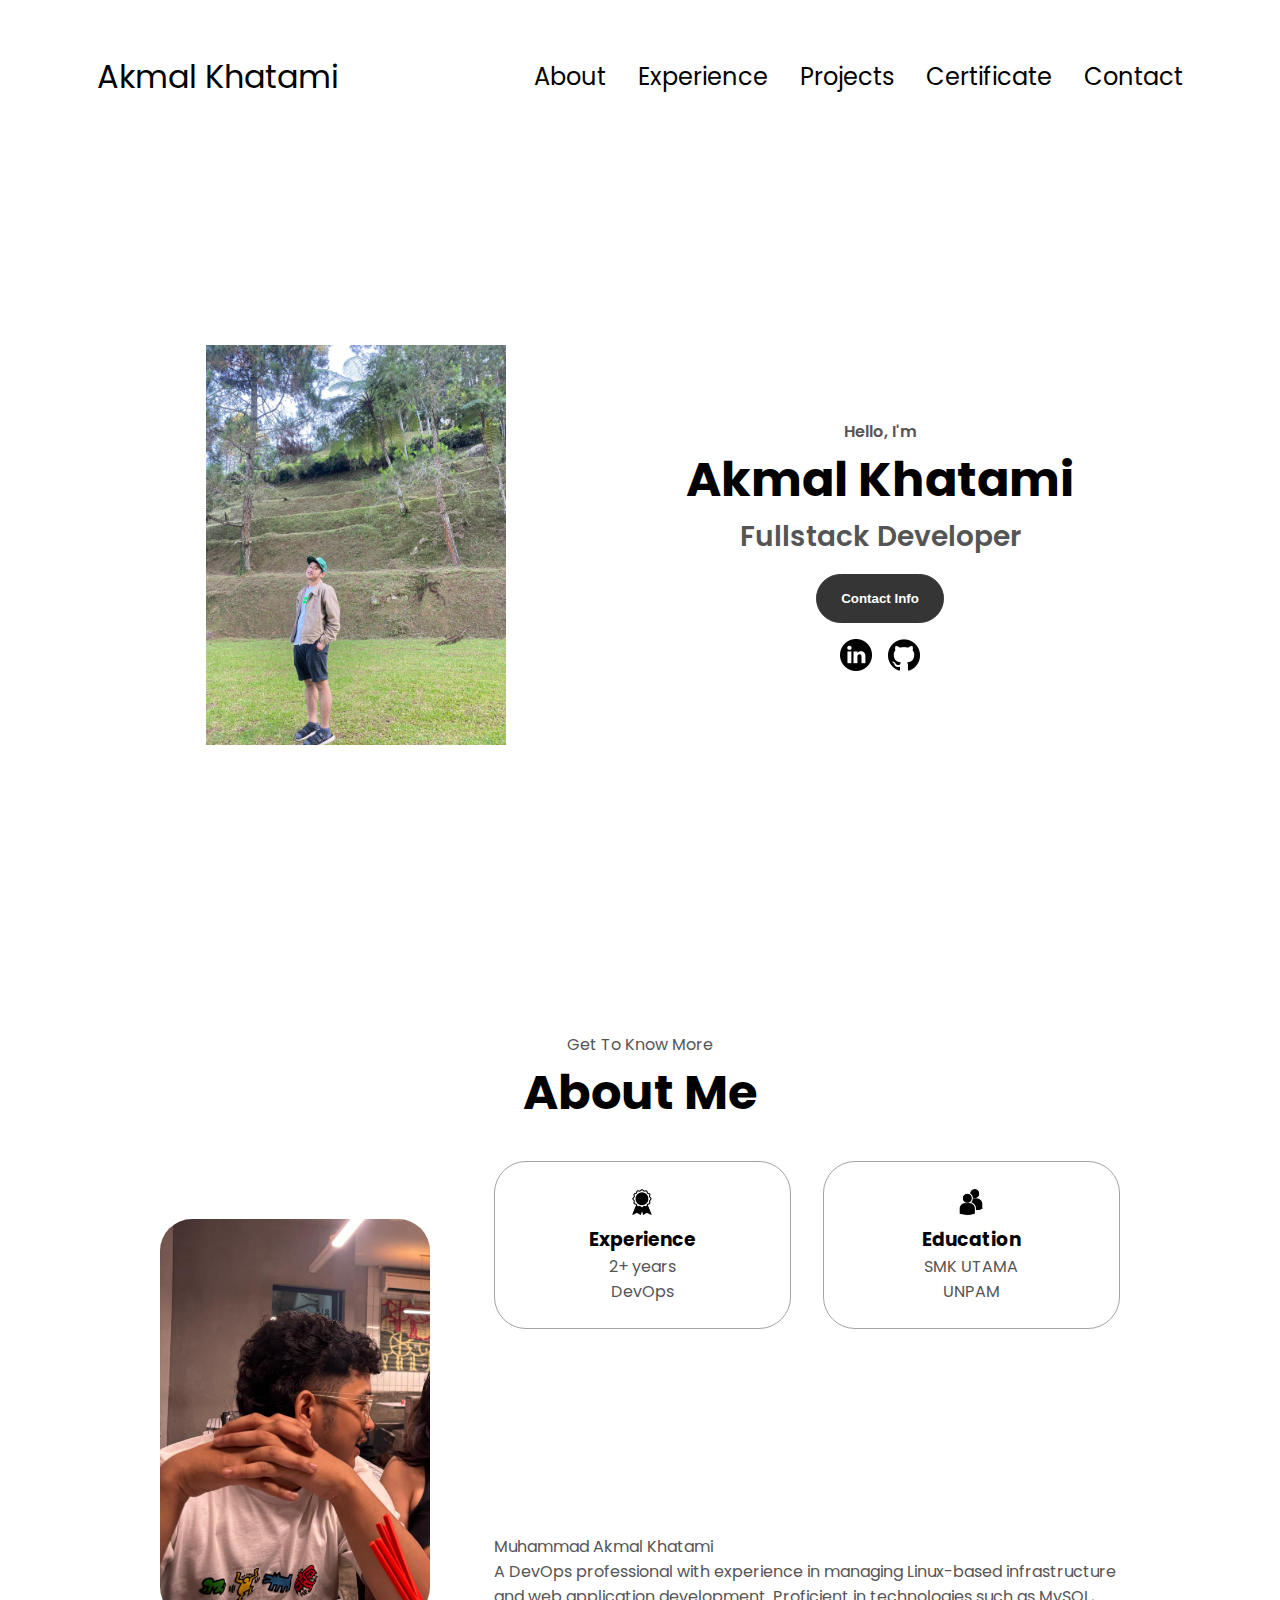
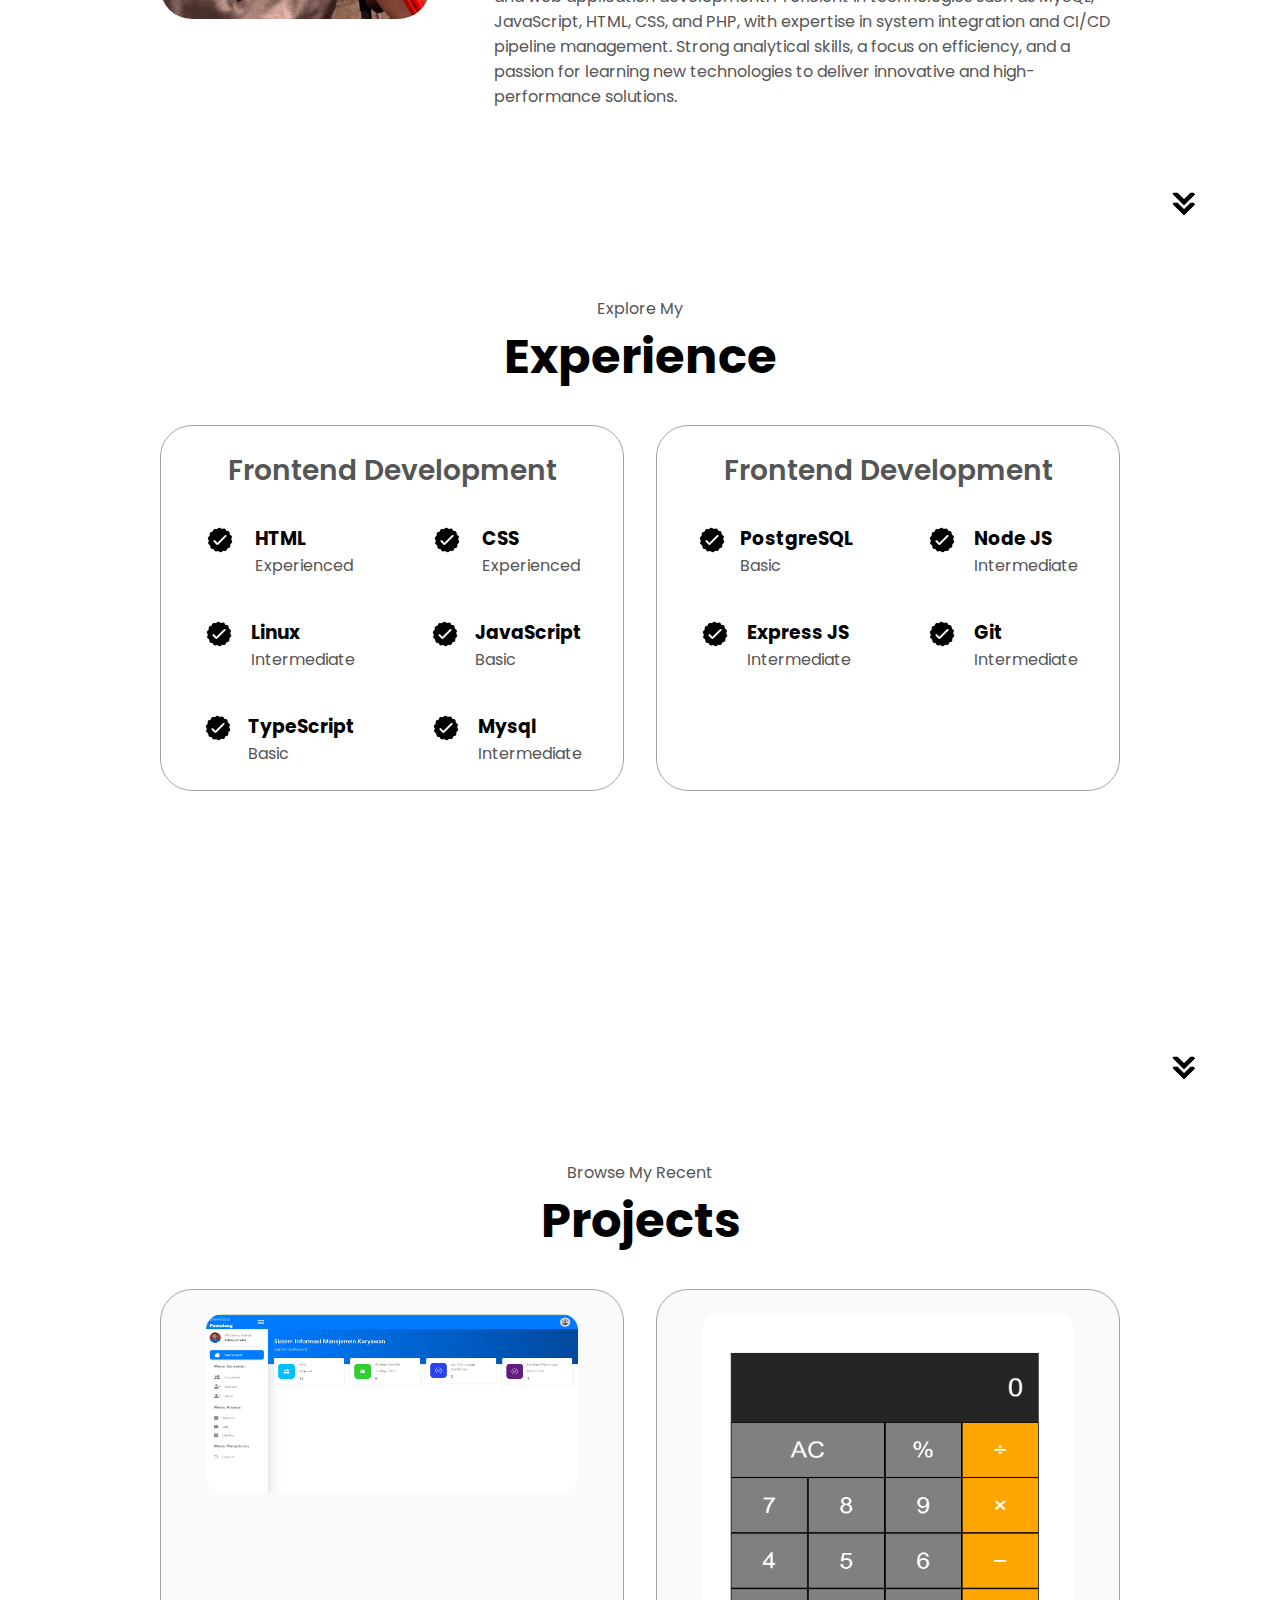
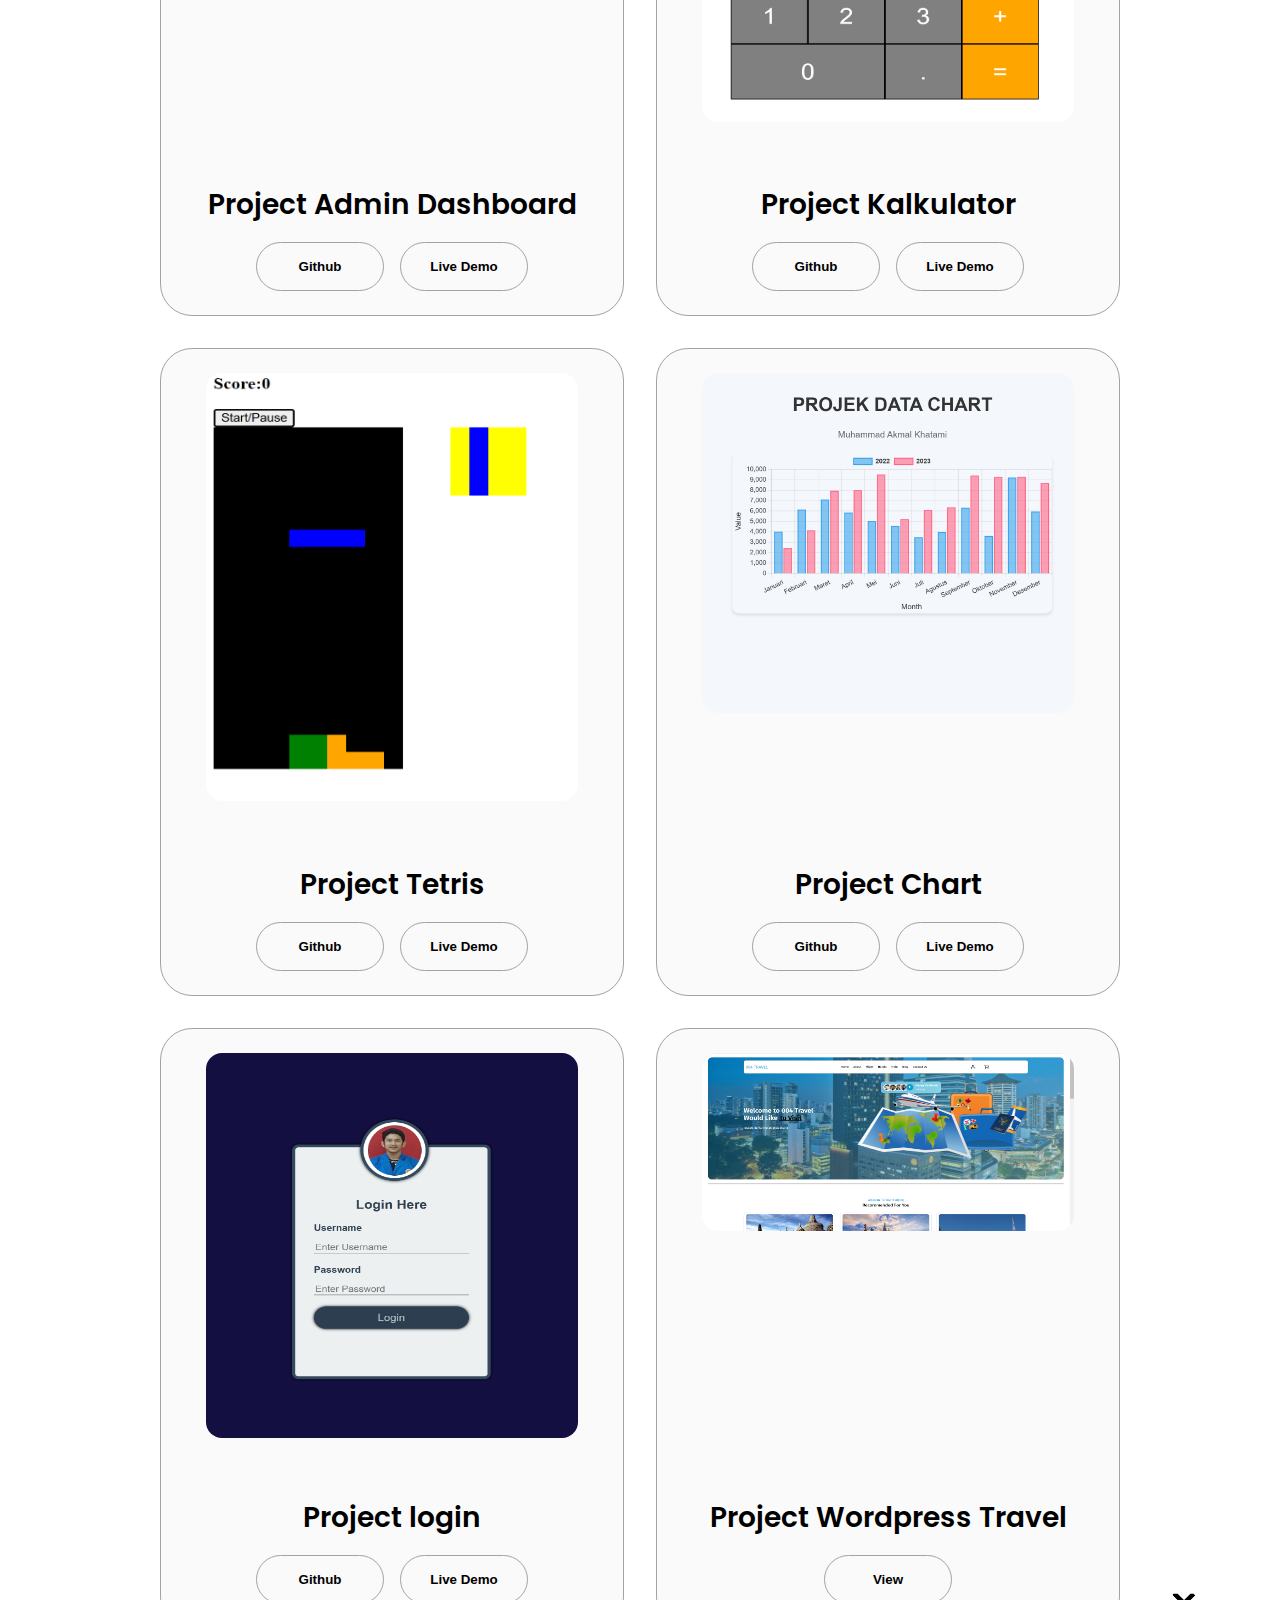
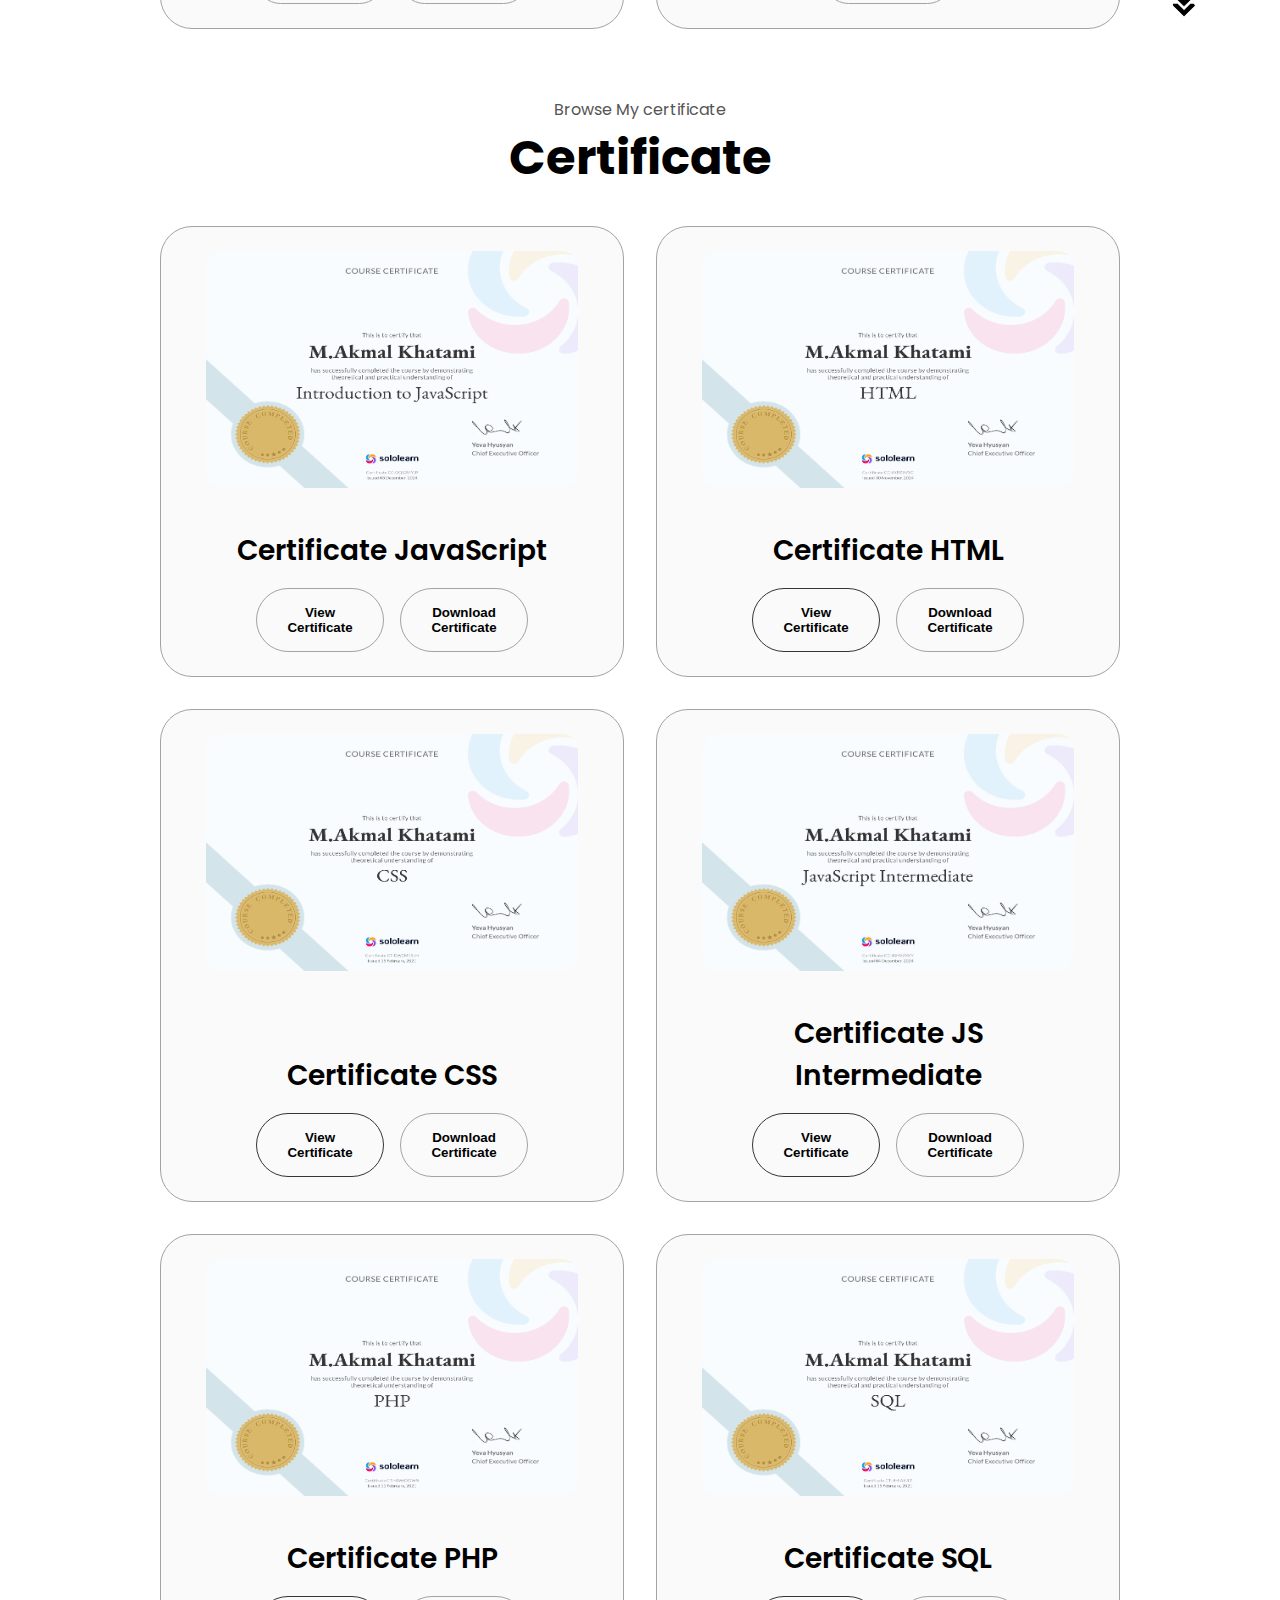
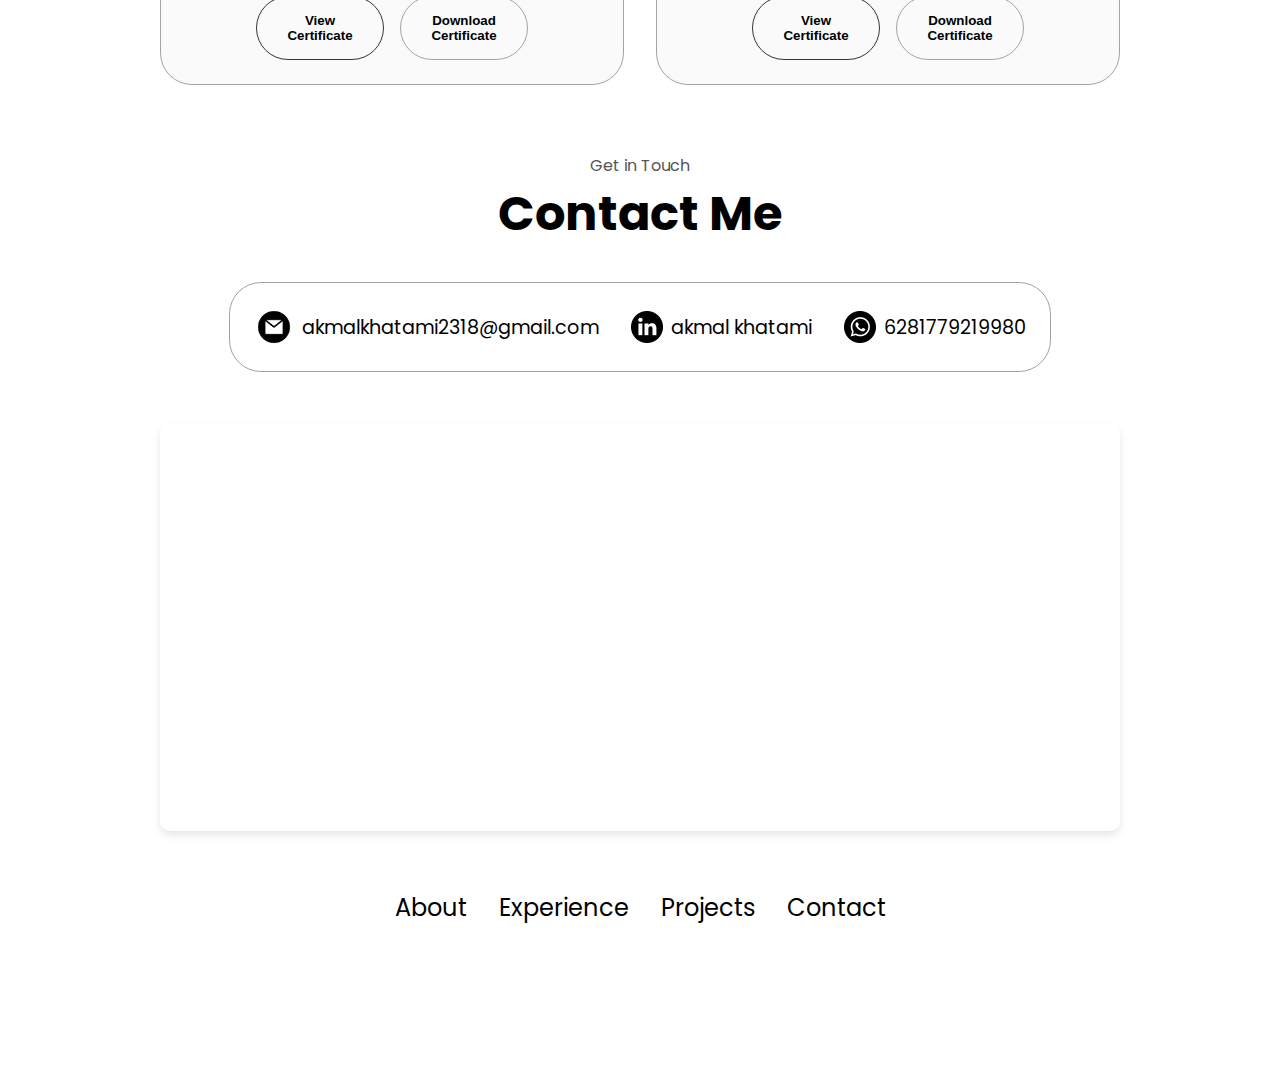
<file: index.html>
<!DOCTYPE html>
<html lang="en">
  <head>
    <meta charset="UTF-8" />
    <meta http-equiv="X-UA-Compatible" content="IE=edge" />
    <meta name="viewport" content="width=device-width, initial-scale=1.0" />
    <title>My Portfolio</title>
    <link rel="stylesheet" href="style.css" />
    <link rel="stylesheet" href="mediaqueries.css" />
  </head>
  <body>
    <nav id="desktop-nav">
      <div class="logo">Akmal Khatami</div>
      <div>
        <ul class="nav-links">
          <li><a href="#about">About</a></li>
          <li><a href="#experience">Experience</a></li>
          <li><a href="#projects">Projects</a></li>
          <li><a href="#certificate">Certificate</a></li>
          <li><a href="#contact">Contact</a></li>
        </ul>
      </div>
    </nav>
    <nav id="hamburger-nav">
      <div class="logo">Akmal Khatami</div>
      <div class="hamburger-menu">
        <div class="hamburger-icon" onclick="toggleMenu()">
          <span></span>
          <span></span>
          <span></span>
        </div>
        <div class="menu-links">
          <li><a href="#about" onclick="toggleMenu()">About</a></li>
          <li><a href="#experience" onclick="toggleMenu()">Experience</a></li>
          <li><a href="#projects" onclick="toggleMenu()">Projects</a></li>
          <li><a href="#contact" onclick="toggleMenu()">Contact</a></li>
        </div>
      </div>
    </nav>
    <section id="profile">
      <div class="section__pic-container">
        <img src="./assets/akmalll.jpg" alt="Akmal Khatami profile picture" />
      </div>
      <div class="section__text">
        <p class="section__text__p1">Hello, I'm</p>
        <h1 class="title">Akmal Khatami</h1>
        <p class="section__text__p2">Fullstack Developer</p>
        <div class="btn-container">
          
          <button class="btn btn-color-1" onclick="location.href='https://wa.me/6281779219980'">
            Contact Info
          </button>
        </div>
        <div id="socials-container">
          <img
            src="./assets/linkedin.png"
            alt="My LinkedIn profile"
            class="icon"
            onclick="location.href='https://www.linkedin.com/in/akmal-khatami-025a16243/'"
          />
          <img
            src="./assets/github.png"
            alt="My Github profile"
            class="icon"
            onclick="location.href='https://github.com/PeaceMaker2318'"
          />
        </div>
      </div>
    </section>
    <section id="about">
      <p class="section__text__p1">Get To Know More</p>
      <h1 class="title">About Me</h1>
      <div class="section-container">
        <div class="section__pic-container">
          <img
            src="./assets/coba.jpg"
            alt="Profile picture"
            class="about-pic"
          />
        </div>
        <div class="about-details-container">
          <div class="about-containers">
            <div class="details-container">
              <img
                src="./assets/experience.png"
                alt="Experience icon"
                class="icon"
              />
              <h3>Experience</h3>
              <p>2+ years <br />DevOps</p>
            </div>
            <div class="details-container">
              <img
                src="./assets/education.png"
                alt="Education icon"
                class="icon"
              />
              <h3>Education</h3>
              <p>SMK UTAMA<br />UNPAM</p>
            </div>
          </div>
          <div class="text-container">
            <p>
              Muhammad Akmal Khatami <br>
A DevOps professional with experience in managing Linux-based infrastructure and web application development. Proficient in technologies such as MySQL, JavaScript, HTML, CSS, and PHP, with expertise in system integration and CI/CD pipeline management. Strong analytical skills, a focus on efficiency, and a passion for learning new technologies to deliver innovative and high-performance solutions.
            </p>
          </div>
        </div>
      </div>
      <img
        src="./assets/arrow.png"
        alt="Arrow icon"
        class="icon arrow"
        onclick="location.href='#experience'"
      />
    </section>
    <section id="experience">
      <p class="section__text__p1">Explore My</p>
      <h1 class="title">Experience</h1>
      <div class="experience-details-container">
        <div class="about-containers">
          <div class="details-container">
            <h2 class="experience-sub-title">Frontend Development</h2>
            <div class="article-container">
              <article>
                <img
                  src="./assets/checkmark.png"
                  alt="Experience icon"
                  class="icon"
                />
                <div>
                  <h3>HTML</h3>
                  <p>Experienced</p>
                </div>
              </article>
              <article>
                <img
                  src="./assets/checkmark.png"
                  alt="Experience icon"
                  class="icon"
                />
                <div>
                  <h3>CSS</h3>
                  <p>Experienced</p>
                </div>
              </article>
              <article>
                <img
                  src="./assets/checkmark.png"
                  alt="Experience icon"
                  class="icon"
                />
                <div>
                  <h3>Linux</h3>
                  <p>Intermediate</p>
                </div>
              </article>
              <article>
                <img
                  src="./assets/checkmark.png"
                  alt="Experience icon"
                  class="icon"
                />
                <div>
                  <h3>JavaScript</h3>
                  <p>Basic</p>
                </div>
              </article>
              <article>
                <img
                  src="./assets/checkmark.png"
                  alt="Experience icon"
                  class="icon"
                />
                <div>
                  <h3>TypeScript</h3>
                  <p>Basic</p>
                </div>
              </article>
              <article>
                <img
                  src="./assets/checkmark.png"
                  alt="Experience icon"
                  class="icon"
                />
                <div>
                  <h3>Mysql</h3>
                  <p>Intermediate</p>
                </div>
              </article>
            </div>
          </div>
          <div class="details-container">
            <h2 class="experience-sub-title">Frontend Development</h2>
            <div class="article-container">
              <article>
                <img
                  src="./assets/checkmark.png"
                  alt="Experience icon"
                  class="icon"
                />
                <div>
                  <h3>PostgreSQL</h3>
                  <p>Basic</p>
                </div>
              </article>
              <article>
                <img
                  src="./assets/checkmark.png"
                  alt="Experience icon"
                  class="icon"
                />
                <div>
                  <h3>Node JS</h3>
                  <p>Intermediate</p>
                </div>
              </article>
              <article>
                <img
                  src="./assets/checkmark.png"
                  alt="Experience icon"
                  class="icon"
                />
                <div>
                  <h3>Express JS</h3>
                  <p>Intermediate</p>
                </div>
              </article>
              <article>
                <img
                  src="./assets/checkmark.png"
                  alt="Experience icon"
                  class="icon"
                />
                <div>
                  <h3>Git</h3>
                  <p>Intermediate</p>
                </div>
              </article>
            </div>
          </div>
        </div>
      </div>
      <img
        src="./assets/arrow.png"
        alt="Arrow icon"
        class="icon arrow"
        onclick="location.href='#projects'"
      />
    </section>
    <section id="projects">
      <p class="section__text__p1">Browse My Recent</p>
      <h1 class="title">Projects</h1>
      <div class="experience-details-container">
        <div class="about-containers">
          <div class="details-container color-container">
            <div class="article-container">
              <img
              src="./assets/admindashboard.png"
              alt="Project 1"
              class="project-img"
              />
            </div>
            <div class="wraper-project">
            <h2 class="experience-sub-title project-title">Project Admin Dashboard</h2>
            <div class="btn-container">
              <button
                class="btn btn-color-2 project-btn"
                onclick="location.href='https://github.com/PeaceMaker2318/Muhammad_Akmal_Khatami_05TPLE004-'"
              >
                Github
              </button>
              <button
                class="btn btn-color-2 project-btn"
                onclick="location.href='https://peacemaker2318.github.io/Muhammad_Akmal_Khatami_05TPLE004-/'"
              >
                Live Demo
              </button>
            </div>
          </div>
          </div>
          <div class="details-container color-container">
            <div class="article-container">
              <img
              src="./assets/kalkulator.png"
              alt="Project 1"
              class="project-img"
              />
            </div>
            <div class="wraper-project">
            <h2 class="experience-sub-title project-title">Project Kalkulator</h2>
            <div class="btn-container">
              <button
                class="btn btn-color-2 project-btn"
                onclick="location.href='https://github.com/PeaceMaker2318'"
              >
                Github
              </button>
              <button
                class="btn btn-color-2 project-btn"
                onclick="location.href='kalkulator.html'"
              >
                Live Demo
              </button>
            </div>
          </div>
          </div>
          <div class="details-container color-container">
            
            <div class="article-container">
              <img
              src="./assets/tetris.png"
              alt="Project 2"
              class="project-img"
              />
            </div>
            <div class="wraper-project">
            <h2 class="experience-sub-title project-title">Project Tetris</h2>
            <div class="btn-container">
              <button
                class="btn btn-color-2 project-btn"
                onclick="location.href='https://github.com/PeaceMaker2318'"
              >
                Github
              </button>
              <button
                class="btn btn-color-2 project-btn"
                onclick="location.href='tetris.html'"
              >
                Live Demo
              </button>
            </div>
            </div>
          </div>
          
          <div class="details-container color-container">
            
            <div class="article-container">
              <img
              src="./assets/chart.png"
              alt="Project 2"
              class="project-img"
              style="height: 100%;"
              />
            </div>
            <div class="wraper-project">
            <h2 class="experience-sub-title project-title">Project Chart</h2>
            <div class="btn-container">
              <button
                class="btn btn-color-2 project-btn"
                onclick="location.href='https://github.com/PeaceMaker2318'"
              >
                Github
              </button>
              <button
                class="btn btn-color-2 project-btn"
                onclick="location.href='chart.html'"
              >
                Live Demo
              </button>
            </div>
            </div>
          </div>
          <div class="details-container color-container">
            <div class="article-container">
              <img
              src="./assets/login.png"
              alt="Project 3"
              class="project-img"
              />
            </div>
            <div class="wraper-project">
            <h2 class="experience-sub-title project-title">Project login</h2>
            <div class="btn-container">
              <button
                class="btn btn-color-2 project-btn"
                onclick="location.href='https://github.com/PeaceMaker2318'"
              >
                Github
              </button>
              <button
                class="btn btn-color-2 project-btn"
                onclick="location.href='login.html'"
              >
                Live Demo
              </button>
            </div>
          </div>
        </div>
        <div class="details-container color-container">
          <div class="article-container">
            <img
            src="./assets/wp.png"
            alt="Project 3"
            class="project-img"
            />
          </div>
          <div class="wraper-project">
          <h2 class="experience-sub-title project-title">Project Wordpress Travel</h2>
          <div class="btn-container">
            
            <button
              class="btn btn-color-2 project-btn"
              onclick="location.href='https://kelompok4travel.my.id/'"
            >
              View
            </button>
          </div>
        </div>
      </div>
        </div>
      </div>
      <img
        src="./assets/arrow.png"
        alt="Arrow icon"
        class="icon arrow"
        onclick="location.href='#contact'"
      />
    </section>
        <section id="certificate">
      <p class="section__text__p1">Browse My certificate</p>
      <h1 class="title">Certificate</h1>
      <div class="experience-details-container">
        <div class="about-containers">
          <div class="details-container color-container">
            <div class="article-container">
              <img
                src="./assets/certjs.png"
                alt="Certificate JavaScript"
                class="project-img"
                id="image-to-download-js"
              />
            </div>
            <div class="wraper-project">
              <h2 class="experience-sub-title project-title">Certificate JavaScript</h2>
              <div class="btn-container">
                <button
                  class="btn btn-color-2 project-btn"
                >
                <a href="https://www.sololearn.com/certificates/CC-OQS2MYJP">

                  View Certificate
                </a>
                </button>
                <button
                  class="btn btn-color-2 project-btn download-pdf-button"
                  data-pdf="./assets/certjs.pdf"
                  data-filename="CertificateJS.pdf"
                >
                  Download Certificate
                </button>
              </div>
            </div>
          </div>
          
          <div class="details-container color-container">
            <div class="article-container">
              <img
                src="./assets/certhtml.png"
                alt="Certificate HTML"
                class="project-img"
                id="image-to-download-html"
              />
            </div>
            <div class="wraper-project">
              <h2 class="experience-sub-title project-title">Certificate HTML</h2>
              <div class="btn-container">
                <button
                  class="btn btn-color-2"
                ><a href="https://www.sololearn.com/certificates/CC-XXPZBVXC">
                  View Certificate
               </a>
 </button>
                <button
                  class="btn btn-color-2 project-btn download-pdf-button"
                  data-pdf="./assets/htmlcert.pdf"
                  data-filename="CertificateHTML.pdf"
                >
                  Download Certificate
                </button>
              </div>
            </div>
          </div>
                <div class="details-container color-container">
            <div class="article-container">
              <img
                src="./assets/cert.png"
                alt="Certificate JavaScript"
                class="project-img"
                id="image-to-download"
              />
            </div>
            <div class="wraper-project">
              <h2 class="experience-sub-title project-title">Certificate CSS</h2>
              <div class="btn-container">
                <button
                  class="btn btn-color-2"
                  >
                  <a href="https://www.sololearn.com/certificates/CT-DW2M15LH">

                    View Certificate
                  </a>
              </button>
              <button
                class="btn btn-color-2 project-btn download-pdf-button"
                id=""
                data-pdf="./assets/csscert.pdf"
                data-filename="Certificatecss.pdf"
              >
                Download Certificate
              </button>
            </div>
          </div>
          </div>
          <div class="details-container color-container">
            <div class="article-container">
              <img
                src="./assets/certjsinter.jpg"
                alt="Certificate HTML"
                class="project-img"
                id="image-to-download-html"
              />
            </div>
            <div class="wraper-project">
              <h2 class="experience-sub-title project-title">Certificate JS Intermediate</h2>
              <div class="btn-container">
                <button
                  class="btn btn-color-2"
                ><a href="https://www.sololearn.com/certificates/CC-4SHVZXKY">
                  View Certificate
               </a>
 </button>
                <button
                  class="btn btn-color-2 project-btn download-pdf-button"
                  data-pdf="./assets/certjsinter.pdf"
                  data-filename="CertificateHTML.pdf"
                >
                  Download Certificate
                </button>
              </div>
            </div>
          </div>
          <div class="details-container color-container">
            <div class="article-container">
              <img
                src="./assets/phpcert.png"
                alt="Certificate HTML"
                class="project-img"
                id="image-to-download-html"
              />
            </div>
            <div class="wraper-project">
              <h2 class="experience-sub-title project-title">Certificate PHP</h2>
              <div class="btn-container">
                <button
                  class="btn btn-color-2"
                ><a href="https://www.sololearn.com/certificates/CT-HJWKX0WN">
                  View Certificate
               </a>
 </button>
                <button
                  class="btn btn-color-2 project-btn download-pdf-button"
                  data-pdf="./assets/phpcert.pdf"
                  data-filename="CertificateHTML.pdf"
                >
                  Download Certificate
                </button>
              </div>
            </div>
          </div>
          <div class="details-container color-container">
            <div class="article-container">
              <img
                src="./assets/mysqlcert.png"
                alt="Certificate HTML"
                class="project-img"
                id="image-to-download-html"
              />
            </div>
            <div class="wraper-project">
              <h2 class="experience-sub-title project-title">Certificate SQL</h2>
              <div class="btn-container">
                <button
                  class="btn btn-color-2"
                ><a href="https://www.sololearn.com/certificates/CT-HHIAXJLT">
                  View Certificate
               </a>
 </button>
                <button
                  class="btn btn-color-2 project-btn download-pdf-button"
                  data-pdf="./assets/mysqlcert.pdf"
                  data-filename="CertificateHTML.pdf"
                >
                  Download Certificate
                </button>
              </div>
            </div>
          </div>
        </div>
      </div>
      
    </section>
    <section id="contact">
      <p class="section__text__p1">Get in Touch</p>
      <h1 class="title">Contact Me</h1>
      <div class="contact-info-upper-container">
        <div class="contact-info-container">
          <img
            src="./assets/email.png"
            alt="Email icon"
            class="icon contact-icon email-icon"
          />
          <p><a href="mailto:akmalkhatami2318@gmail.com">akmalkhatami2318@gmail.com</a></p>
        </div>
        <div class="contact-info-container">
          <img
            src="./assets/linkedin.png"
            alt="LinkedIn icon"
            class="icon contact-icon"
          />
          <p><a href="https://www.linkedin.com/in/akmal-khatami-025a16243/">akmal khatami</a></p>
        </div>
        <div class="contact-info-container">
          <img
            src="./assets/whatsapp.png"
            alt="WhatsApp icon"
            class="icon contact-icon"
          />
          <p><a href="https://wa.me/6281779219980">6281779219980</a></p>
        </div>
      </div>
    
      <!-- Google Maps Embed -->
      <div class="map-container">
        <iframe
          src="https://www.google.com/maps/embed?pb=!1m18!1m12!1m3!1d31693.148387836937!2d106.84631783234432!3d-6.214622471129596!2m3!1f0!2f0!3f0!3m2!1i1024!2i768!4f13.1!3m3!1m2!1s0x2e69f421e13b5d01%3A0x7a7b7a8d7a3c6e50!2sJakarta%2C%20Indonesia!5e0!3m2!1sen!2sid!4v1611212345678"
          width="100%"
          height="400"
          style="border:0;"
          allowfullscreen=""
          loading="lazy"
          referrerpolicy="no-referrer-when-downgrade">
        </iframe>
      </div>
    </section>
    
    <footer>
      <nav>
        <div class="nav-links-container">
          <ul class="nav-links">
            <li><a href="#about">About</a></li>
            <li><a href="#experience">Experience</a></li>
            <li><a href="#projects">Projects</a></li>
            <li><a href="#contact">Contact</a></li>
          </ul>
        </div>
      </nav>

    </footer>
    <script src="script.js"></script>
  </body>
</html>
</file>
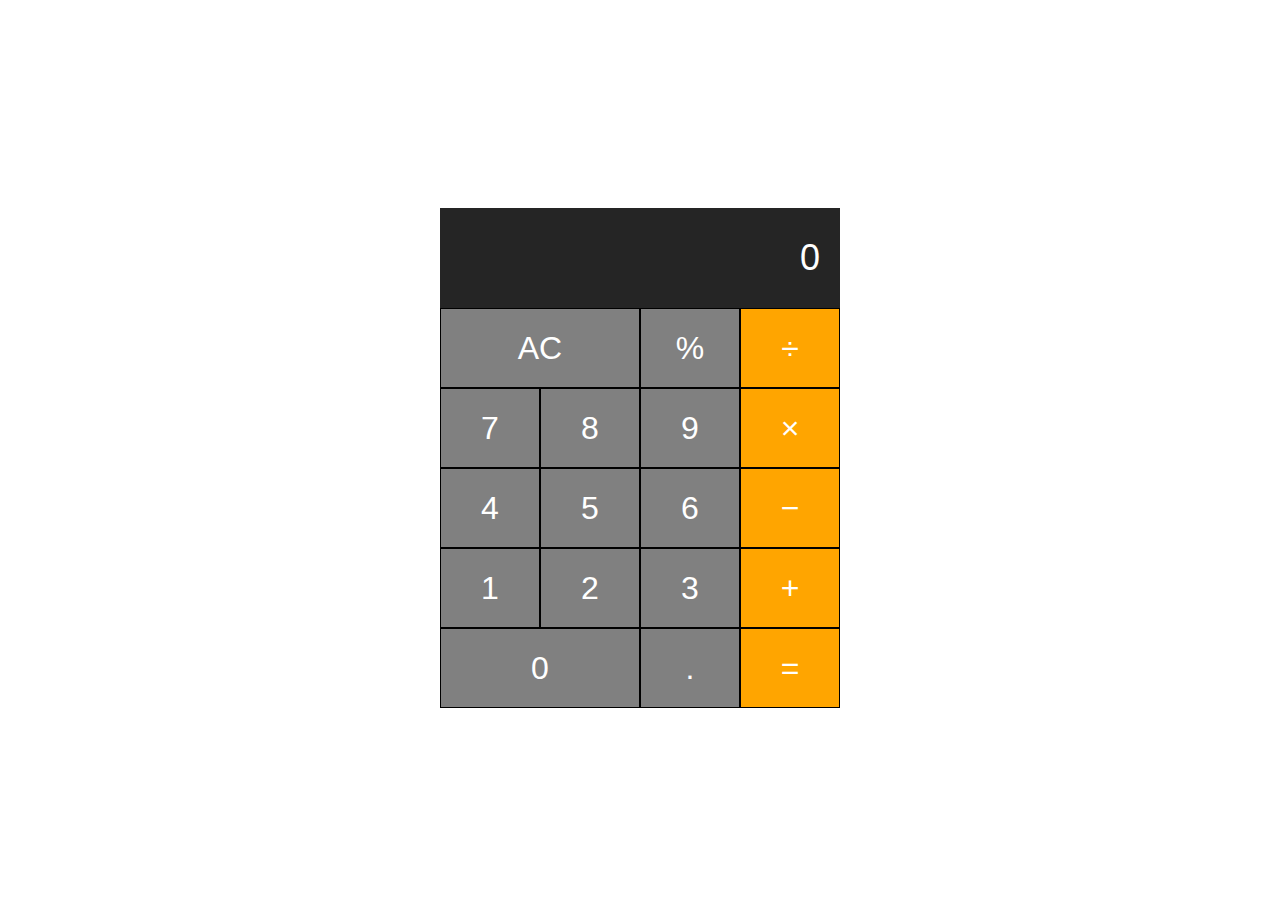
<file: kalkulator.html>
<!DOCTYPE html>
<html lang="en">
<head>
    <meta charset="UTF-8">
    <meta http-equiv="X-UA-Compatible" content="IE=edge">
    <meta name="viewport" content="width=device-width, initial-scale=1.0">
    <title>Calculator</title>
    <style>
        .calculator {
    text-align: center;
    margin: 0 auto;
    padding-top: 200px;
    width: 400px;
}

.calculator-screen {
    width: 100%;
    height: 100px;
    background-color: #252525;
    color: #fff;
    text-align: right;
    font-size: 36px;
    border: none;
    padding: 0 20px;
    box-sizing: border-box;
}

.calculator-keys {
    width: 100%;
}

.row {
    display: flex;
}

button {
    height: 80px;
    background-color: gray;
    border: 1px solid black;
    font-size: 32px;
    color: #fff;
    width: 25%;
    outline: none;
}

button:hover {
    background-color: darkgray;
}

.all-clear, .zero-btn {
    width: 50%;
}

.operator, .equal-sign {
    background-color: orange;
}

.operator:hover, .equal-sign:hover {
    background-color: darkorange;
}
    </style>
</head>
<body>
    <div class="calculator">
        <input type="text" class="calculator-screen" value="0" disabled>
        <div class="calculator-keys">
            <div class="row">
                <button class="all-clear">AC</button>
                <button class="percentages">%</button>
                <button class="operator" value="/">&divide;</button>
            </div>

            <div class="row">
                <button class="number" value="7">7</button>
                <button class="number" value="8">8</button>
                <button class="number" value="9">9</button>
                <button class="operator" value="*">&times;</button>
            </div>
            <div class="row">
                <button class="number" value="4">4</button>
                <button class="number" value="5">5</button>
                <button class="number" value="6">6</button>
                <button class="operator" value="-">&minus;</button>
            </div>
            <div class="row">
                <button class="number" value="1">1</button>
                <button class="number" value="2">2</button>
                <button class="number" value="3">3</button>
                <button class="operator" value="+">+</button>
            </div>
            <div class="row">
                <button class="number zero-btn" value="0">0</button>
                <button class="decimal" value=".">.</button>
                <button class="equal-sign">=</button>
            </div>
        </div>
    </div>  
    <script> 
        let prevNumber = '';
let calculationOperator = '';
let currentNumber = '0';

const numbers = document.querySelectorAll(".number");
const calculatorScreen = document.querySelector('.calculator-screen');
const operators = document.querySelectorAll(".operator");
const equalSign = document.querySelector('.equal-sign');
const clearBtn = document.querySelector('.all-clear');
const decimal = document.querySelector('.decimal');

const clearAll = () => {
    prevNumber = '';
    calculationOperator = '';
    currentNumber = '0';
}

clearBtn.addEventListener('click', () => {
    clearAll();
    updateScreen(currentNumber);
});

const inputNumber = (number) => {
    if (currentNumber === '0') {
        currentNumber = number;
    } else {
        currentNumber += number;
    }
}

inputDecimal = (dot) => {
    if (currentNumber.includes('.')) {
        return;
    }
    currentNumber += dot;
}

const inputOperator = (operator) => {
    if (calculationOperator === '') {
        prevNumber = currentNumber;
    }
    calculationOperator = operator;
    currentNumber = '0';
}

const updateScreen = (number) => {
    calculatorScreen.value = number;
}

decimal.addEventListener('click', (event) => {
    inputDecimal(event.target.value);
    updateScreen(currentNumber);
});


operators.forEach((operator) => {
    operator.addEventListener("click", (event) => {
        inputOperator(event.target.value);
    });
});

numbers.forEach((number) => {
    number.addEventListener("click", (event) => {        
        inputNumber(event.target.value);
        updateScreen(currentNumber);
        
    });
});

const calculate = () => {
    let result = '';
    switch(calculationOperator) {
        case "+":
            result = parseFloat(prevNumber) + parseFloat(currentNumber);
            break;
        case "-":
            result = parseFloat(prevNumber) - parseFloat(currentNumber);
            break;
        case "*":
            result = parseFloat(prevNumber) * parseFloat(currentNumber);
            break;
        case "/":
            result = parseFloat(prevNumber) / parseFloat(currentNumber);
            break;
        default:
            return;
    }
    currentNumber = result;
    calculationOperator = '';
}

equalSign.addEventListener('click', () => {
    calculate();
    updateScreen(currentNumber);
});



    </script>  
</body>
</html>
</file>
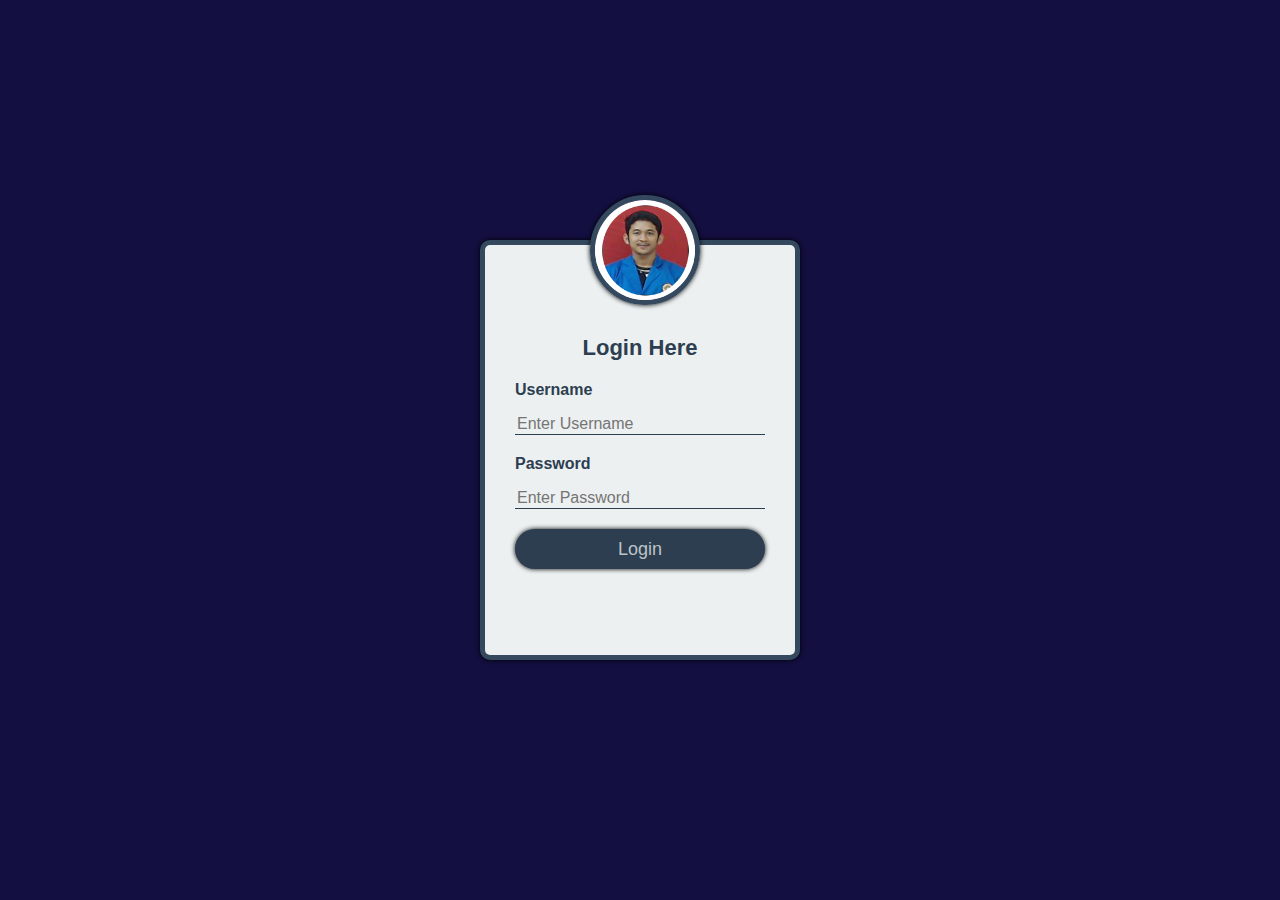
<file: login.html>
<html>
    <head>
        <title>Login Page</title>
        <style>body {
            margin: 0;
            padding: 0;
            background-color: #130f40;
            background-position: center;
            font-family: sans-serif;
            color: #2c3e50;
        }
        
        .main-box {
            width: 320px;
            height: 420px;
            background-color: #ecf0f1;
            top: 50%;
            left: 50%;
            position: absolute;
            transform: translate(-50%, -50%);
            box-sizing: border-box;
            padding: 70px 30px;
            border: 5px solid #34495e;
            border-radius: 10px;
            box-shadow: 0px 0px 5px #000;
        }
        
        .avatar {
            width: 100px;
            height: 100px;
            position: absolute;
            top: -50px;
            left: calc(50% - 50px);
            border: 5px solid #34495e;
            border-radius: 50%;
            box-shadow: 0px 0px 5px #000;
        }
        
        h1 {
            margin: 0;
            padding: 20px 0 20px 0;
            text-align: center;
            font-size: 22px;
        }
        
        .main-box label {
            margin: 0;
            padding: 0;
            font-weight: bold;
        }
        
        .main-box input {
            width: 100%;
            margin-bottom: 20px;
        }
        
        .main-box input[type="text"], input[type="password"] {
            border: none;
            border-bottom: 1px solid #2c3e50;
            outline: none;
            background: none;
            color: #333333;
            font-size: 16px;
            margin-top: 15px;
        }
        
        .main-box input[type="submit"] {
            border: none;
            outline: none;
            height: 40px;
            background: #2c3e50;
            color: #bdc3c7;
            font-size: 18px;
            border-radius: 20px;
            box-shadow: 0px 0px 5px #000;
        }
        
        .main-box input[type="submit"]:hover {
            cursor: pointer;
            background: #130f40;
            color: #ecf0f1;
            transition: .5s;
        }
        
        .main-box a {
            text-decoration: none;
            font-size: 12px;
            line-height: 20px;
            color: #2c3e50;
        }
        
        .main-box a:hover {
            text-decoration: underline;
        }</style>
    </head>
    <body>
        
        <div class="main-box">

            <img src="assets/Akmal.png" class="avatar" alt="avatar">

            <h1>Login Here</h1>

            <form>

                <label for="username">Username</label>
                <input type="text" name="username" placeholder="Enter Username">

                <label for="password">Password</label>
                <input type="password" name="password" placeholder="Enter Password">

                <input type="submit" value="Login">


            </form>

        </div>

    </body>
</html>
</file>
<file: style.css>
/* GENERAL */

@import url("https://fonts.googleapis.com/css2?family=Poppins:wght@300;400;500;600&display=swap");

* {
  margin: 0;
  padding: 0;
}

body {
  font-family: "Poppins", sans-serif;
}

html {
  scroll-behavior: smooth;
}

p {
  color: rgb(85, 85, 85);
}

/* TRANSITION */

a,
.btn {
  transition: all 300ms ease;
}

/* DESKTOP NAV */

nav,
.nav-links {
  display: flex;
}

nav {
  justify-content: space-around;
  align-items: center;
  height: 17vh;
}

.nav-links {
  gap: 2rem;
  list-style: none;
  font-size: 1.5rem;
}

a {
  color: black;
  text-decoration: none;
  text-decoration-color: white;
}

a:hover {
  color: grey;
  text-decoration: underline;
  text-underline-offset: 1rem;
  text-decoration-color: rgb(181, 181, 181);
}

.logo {
  font-size: 2rem;
}

.logo:hover {
  cursor: default;
}

/* HAMBURGER MENU */

#hamburger-nav {
  display: none;
}

.hamburger-menu {
  position: relative;
  display: inline-block;
}

.hamburger-icon {
  display: flex;
  flex-direction: column;
  justify-content: space-between;
  height: 24px;
  width: 30px;
  cursor: pointer;
}

.hamburger-icon span {
  width: 100%;
  height: 2px;
  background-color: black;
  transition: all 0.3 ease-in-out;
}

.menu-links {
  position: absolute;
  top: 100%;
  right: 0;
  background-color: white;
  width: fit-content;
  max-height: 0;
  overflow: hidden;
  transition: all 0.3 ease-in-out;
}

.menu-links a {
  display: block;
  padding: 10px;
  text-align: center;
  font-size: 1.5rem;
  color: black;
  text-decoration: none;
  transition: all 0.3 ease-in-out;
}

.menu-links li {
  list-style: none;
}

.menu-links.open {
  max-height: 300px;
}

.hamburger-icon.open span:first-child {
  transform: rotate(45deg) translate(10px, 5px);
}

.hamburger-icon.open span:nth-child(2) {
  opacity: 0;
}

.hamburger-icon.open span:last-child {
  transform: rotate(-45deg) translate(10px, -5px);
}

.hamburger-icon span:first-child {
  transform: none;
}

.hamburger-icon span:first-child {
  opacity: 1;
}

.hamburger-icon span:first-child {
  transform: none;
}

/* SECTIONS */

section {
  padding-top: 4vh;
  height: 96vh;
  margin: 0 10rem;
  box-sizing: border-box;
  min-height: fit-content;
}

.section-container {
  display: flex;
}

/* PROFILE SECTION */

#profile {
  display: flex;
  justify-content: center;
  gap: 5rem;
  height: 80vh;
}

.section__pic-container {
  display: flex;
  height: 400px;
  width: 400px;
  margin: auto 0;
}

.section__text {
  align-self: center;
  text-align: center;
}

.section__text p {
  font-weight: 600;
}

.section__text__p1 {
  text-align: center;
}

.section__text__p2 {
  font-size: 1.75rem;
  margin-bottom: 1rem;
}

.title {
  font-size: 3rem;
  text-align: center;
}

#socials-container {
  display: flex;
  justify-content: center;
  margin-top: 1rem;
  gap: 1rem;
}

/* ICONS */

.icon {
  cursor: pointer;
  height: 2rem;
}

/* BUTTONS */

.btn-container {
  display: flex;
  justify-content: center;
  gap: 1rem;
}

.btn {
  font-weight: 600;
  transition: all 300ms ease;
  padding: 1rem;
  width: 8rem;
  border-radius: 2rem;
}

.btn-color-1,
.btn-color-2 {
  border: rgb(53, 53, 53) 0.1rem solid;
}

.btn-color-1:hover,
.btn-color-2:hover {
  cursor: pointer;
}

.btn-color-1,
.btn-color-2:hover {
  background: rgb(53, 53, 53);
  color: white;
}

.btn-color-1:hover {
  background: rgb(0, 0, 0);
}

.btn-color-2 {
  background: none;
}
.map-container {
  margin-top: 20px;
  border-radius: 10px;
  overflow: hidden;
  box-shadow: 0 4px 8px rgba(0, 0, 0, 0.1);
}


.btn-color-2:hover {
  border: rgb(255, 255, 255) 0.1rem solid;
}

.btn-container {
  gap: 1rem;
}

/* ABOUT SECTION */

#about {
  position: relative;
}

.about-containers {
  gap: 2rem;
  margin-bottom: 2rem;
  margin-top: 2rem;
  flex-wrap: wrap;
}

.about-details-container {
  justify-content: center;
  flex-direction: column;
}

.about-containers,
.about-details-container {
  display: flex;
  justify-content: space-between;
}

.about-pic {
  border-radius: 2rem;
}

.arrow {
  position: absolute;
  right: -5rem;
  bottom: 2.5rem;
}

.details-container {
  padding: 1.5rem;
  flex: 1;
  background: white;
  border-radius: 2rem;
  border: rgb(53, 53, 53) 0.1rem solid;
  border-color: rgb(163, 163, 163);
  text-align: center;
}

.color-container{


display: flex;
flex-direction: column;
justify-content: space-between;
}
.section-container {
  gap: 4rem;
  height: 70%;
}

.section__pic-container {
  height: 400px;
  width: 400px;
  margin: auto 0;
}

/* EXPERIENCE SECTION */

#experience {
  position: relative;
}

#certificate {
  position: relative;
}

.experience-sub-title {
  color: rgb(85, 85, 85);
  font-weight: 600;
  font-size: 1.75rem;
  margin-bottom: 2rem;
}

.experience-details-container {
  display: flex;
  
  justify-content: center;
  flex-direction: column;
}

.article-container {
  display: flex;
  text-align: initial;
  flex-wrap: wrap;
  flex-direction: row;
  gap: 2.5rem;
  justify-content: space-around;
}

article {
  display: flex;
  width: 10rem;
  justify-content: space-around;
  gap: 0.5rem;
}

article .icon {
  cursor: default;
}

/* PROJECTS SECTION */

#projects {
  position: relative;
}

.color-container {
  border-color: rgb(163, 163, 163);
  background: rgb(250, 250, 250);
}

.project-img {
  
  border-radius: 1rem;
  width: 90%;
  height: 90%;
}

.project-title {
  margin: 1rem;
  color: black;
}

.project-btn {
  color: black;
  border-color: rgb(163, 163, 163);
}

/* CONTACT */

#contact {
  display: flex;
  justify-content: center;
  flex-direction: column;
  height: 70vh;
}

.contact-info-upper-container {
  display: flex;
  justify-content: center;
  border-radius: 2rem;
  border: rgb(53, 53, 53) 0.1rem solid;
  border-color: rgb(163, 163, 163);
  background: (250, 250, 250);
  margin: 2rem auto;
  padding: 0.5rem;
}

.contact-info-container {
  display: flex;
  align-items: center;
  justify-content: center;
  gap: 0.5rem;
  margin: 1rem;
}

.contact-info-container p {
  font-size: larger;
}

.contact-icon {
  cursor: default;
}

.email-icon {
  height: 2.5rem;
}

/* FOOTER SECTION */

footer {
  height: 26vh;
  margin: 0 1rem;
}

footer p {
  text-align: center;
}
</file>
<file: mediaqueries.css>
@media screen and (max-width: 1400px) {
  #profile {
    height: 83vh;
    margin-bottom: 6rem;
  }
  .about-containers {
    flex-wrap: wrap;
  }
  #contact,
  #projects {
    height: fit-content;
  }
}

@media screen and (max-width: 1200px) {
  #desktop-nav {
    display: none;
  }
  #hamburger-nav {
    display: flex;
  }
  #experience,
  .experience-details-container {
    margin-top: 2rem;
  }
  #profile,
  .section-container {
    display: block;
  }
  .arrow {
    display: none;
  }
  section,
  .section-container {
    height: fit-content;
  }
  section {
    margin: 0 5%;
  }
  .section__pic-container {
    width: 275px;
    height: 275px;
    margin: 0 auto 2rem;
  }
  .about-containers {
    margin-top: 0;
  }
}

@media screen and (max-width: 600px) {
  #contact,
  footer {
    height: 40vh;
  }
  #profile {
    height: 83vh;
    margin-bottom: 0;
  }
  article {
    font-size: 1rem;
  }
  footer nav {
    height: fit-content;
    margin-bottom: 2rem;
  }
  .about-containers,
  .contact-info-upper-container,
  .btn-container {
    flex-wrap: wrap;
  }
  .contact-info-container {
    margin: 0;
  }
  .contact-info-container p,
  .nav-links li a {
    font-size: 1rem;
  }
  .experience-sub-title {
    font-size: 1.25rem;
  }
  .logo {
    font-size: 1.5rem;
  }
  .nav-links {
    flex-direction: column;
    gap: 0.5rem;
    text-align: center;
  }
  .section__pic-container {
    width: auto;
    height: 46vw;
    justify-content: center;
  }
  .section__text__p2 {
    font-size: 1.25rem;
  }
  .title {
    font-size: 2rem;
  }
  .text-container {
    text-align: justify;
  }
}
</file>
